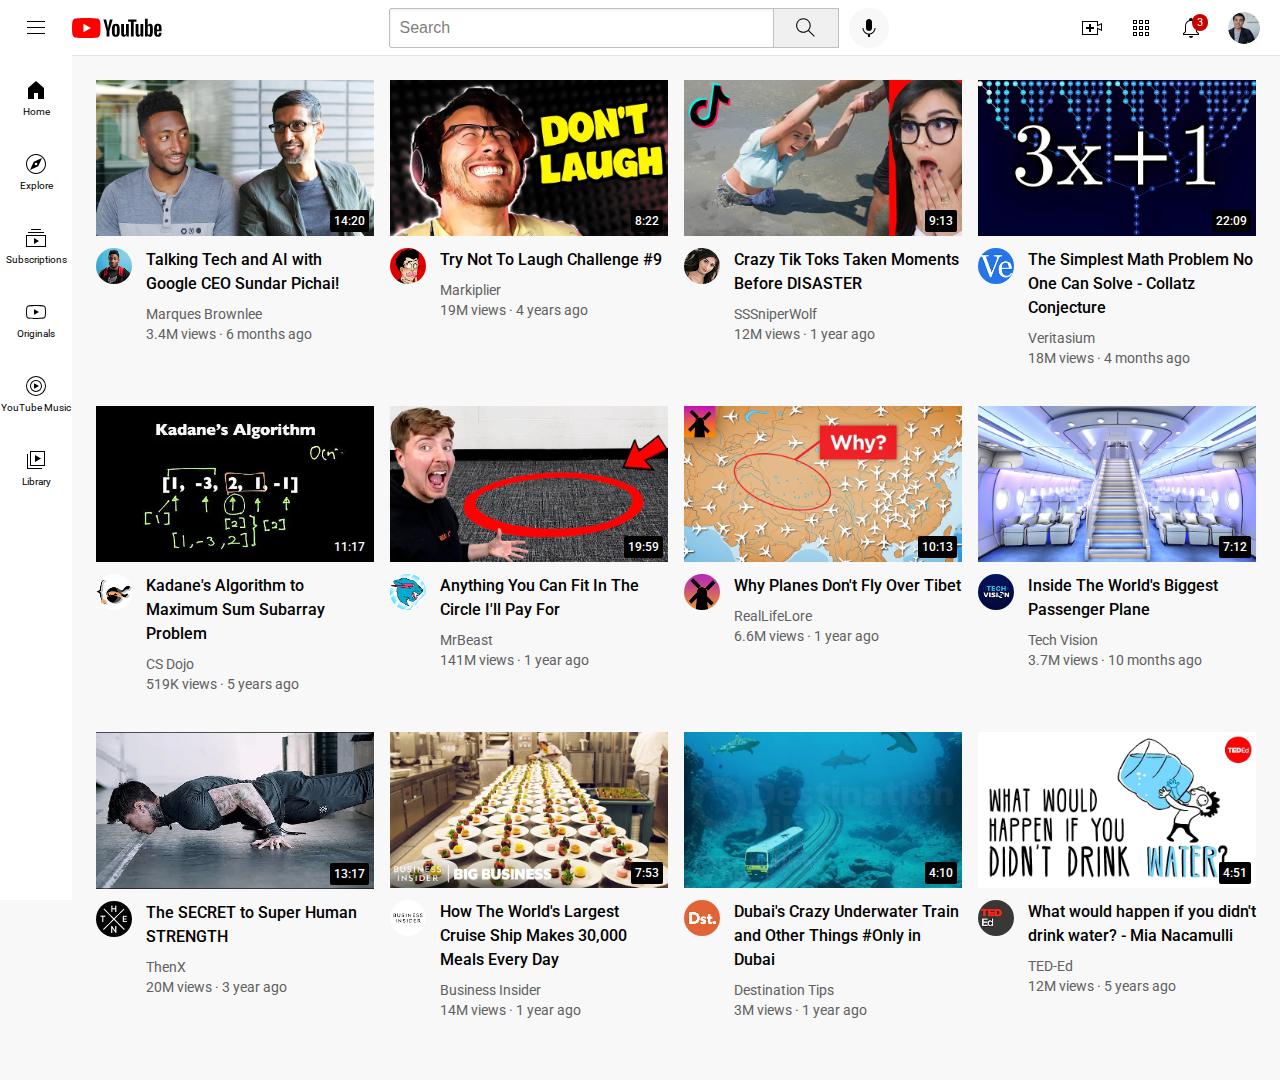
<file: index.html>
<!DOCTYPE html>
<html>
  <head>
    <title>Yotube.com Clone</title>

    <link rel="preconnect" href="https://fonts.googleapis.com">
    <link rel="preconnect" href="https://fonts.gstatic.com" crossorigin>
    <link href="https://fonts.googleapis.com/css2?family=Roboto:wght@400;500;700&display=swap" rel="stylesheet">

    <link rel="stylesheet" href="styles/general.css">
    <link rel="stylesheet" href="styles/header.css">
    <link rel="stylesheet" href="styles/video.css">
    <link rel="stylesheet" href="styles/sidebar.css">
  </head>
  <body>
    
    <header class="header">
      <div class="left-section">
        <img class="hamburger-menu" src="icons/hamburger-menu.svg">
        <img class="youtube-logo" src="icons/youtube-logo.svg">
      </div>
      <div class="middle-section">
        <input class="search-bar" type="text-box" placeholder="Search">
        <button class="search-button">
          <img class="search-icon" src="icons/search.svg">
          <div class="tooltip">Search</div>
        </button>
        <!--Put postion absolute inside position relative-->
        <button class="voice-search-button">
          <img class="voice-searcn-icon" src="icons/voice-search-icon.svg">
          <div class="tooltip">Search with your voice</div>
        </button>
      </div>
      <div class="right-section">
        <div class="upload-icon-container">
          <img class="upload-icon" src="icons/upload.svg">
          <div class="tooltip">Create</div>
        </div>
        <div class="youtube-app-icon-container">
          <div class="tooltip">YouTube apps</div>
          <img class="youtube-app-icon" src="icons/youtube-apps.svg">
        </div>
        
        <div class="notification-icon-container">
          <div class="tooltip">Notifications</div>
          <img class="notification-icon" src="icons/notifications.svg">
          <div class="notifications-count">3</div>
        </div>
        <img class="current-user-picture" src="channel-pics/my-channel.jpeg">
      </div>
    </header>
    
    <nav class="sidebar">
      <div class="sidebar-link">
        <img src="icons/home.svg">
        <div>Home</div>
      </div>
      <div class="sidebar-link">
        <img src="icons/explore.svg">
        <div>Explore</div>
      </div>
      <div class="sidebar-link">
        <img src="icons/subscriptions.svg">
        <div>Subscriptions</div>
      </div>
      <div class="sidebar-link">
        <img src="icons/originals.svg">
        <div>Originals</div>
      </div>
      <div class="sidebar-link">
        <img src="icons/youtube-music.svg">
        <div>YouTube Music</div>
      </div>
      <div class="sidebar-link">
        <img src="icons/library.svg">
        <div>Library</div>
      </div>
    </nav>

    <main>
      <section class="video-grid">
        <div class="video-preview">
  
          <div class="thumbnail-row">
            <a href="https://www.youtube.com/watch?v=n2RNcPRtAiY" target="_blank">
              <img class="thumbnail" src="thumbnails/thumbnail-1.webp">
            </a>
            <div class="video-time">14:20</div>
          </div>
          
          <div class="video-info-grid">
            <div class="channel-pic">
              <a href="https://www.youtube.com/c/mkbhd" target="_blank">
                <img class="profile-pic" src="channel-pics/channel-1.jpeg">
              </a>
            </div>
    
            <div class="video-info">
                <p class="video-title">
                  <a href="https://www.youtube.com/watch?v=n2RNcPRtAiY" target="_blank" class="video-title-link">
                    Talking Tech and AI with Google CEO Sundar Pichai!
                  </a>
                </p>
  
              <p class="video-author">
                Marques Brownlee
              </p>
          
              <p class="video-stats">
                3.4M views &#183; 6 months ago
              </p>
            </div>
  
          </div>
    
        </div>
    
    
        <div class="video-preview">
    
          <div class="thumbnail-row">
            <a href="https://www.youtube.com/watch?v=mP0RAo9SKZk" target="_blank">
              <img class="thumbnail" src="thumbnails/thumbnail-2.webp">
            </a>
            <div class="video-time">8:22</div>
          </div>
          
          <div class="video-info-grid">
            <div class="channel-pic">
              <a href="https://www.youtube.com/c/markiplier" target="_blank">
                <img class="profile-pic" src="channel-pics/channel-2.jpeg">
              </a>
            </div>
    
            <div class="video-info">
              <p class="video-title">
                <a href="https://www.youtube.com/watch?v=mP0RAo9SKZk" target="_blank" class="video-title-link">Try Not To Laugh Challenge #9</a>
              </p>
          
              <p class="video-author">
                Markiplier
              </p>
          
              <p class="video-stats">
                19M views &#183; 4 years ago
              </p>
            </div>
    
          </div>
    
        </div>
    
        <div class="video-preview">
    
          <div class="thumbnail-row">
            <a href="https://www.youtube.com/watch?v=FgjPQQeTh1w" target="_blank">
              <img class="thumbnail" src="thumbnails/thumbnail-3.webp">
            </a>
            <div class="video-time">9:13</div>
          </div>
          
          <div class="video-info-grid">
            <div class="channel-pic">
              <a href="https://www.youtube.com/user/SSSniperWolf" target="_blank">
                <img class="profile-pic" src="channel-pics/channel-3.jpeg">
              </a>
            </div>
    
            <div class="video-info">
              <p class="video-title">
                <a href="https://www.youtube.com/watch?v=FgjPQQeTh1w" target="_blank" class="video-title-link">
                  Crazy Tik Toks Taken Moments Before DISASTER
                </a>
              </p>
          
              <p class="video-author">
                SSSniperWolf
              </p>
          
              <p class="video-stats">
                12M views &#183; 1 year ago
              </p>
            </div>
    
          </div>
    
        </div>
    
    
        <div class="video-preview">
    
          <div class="thumbnail-row">
            <a href="https://www.youtube.com/watch?v=094y1Z2wpJg" target="_blank">
              <img class="thumbnail" src="thumbnails/thumbnail-4.webp">
            </a>
            <div class="video-time">22:09</div>
          </div>
          
          <div class="video-info-grid">
            <div class="channel-pic">
              <a href="https://www.youtube.com/c/veritasium" target="_blank">
                <img class="profile-pic" src="channel-pics/channel-4.jpeg">
              </a>
            </div>
    
            <div class="video-info">
              <p class="video-title">
                <a href="https://www.youtube.com/watch?v=094y1Z2wpJg" target="_blank" class="video-title-link">
                  The Simplest Math Problem No One Can Solve - Collatz Conjecture
                </a>
              </p>
          
              <p class="video-author">
                Veritasium
              </p>
          
              <p class="video-stats">
                18M views &#183; 4 months ago
              </p>
            </div>
    
          </div>
    
        </div>
    
        <div class="video-preview">
    
          <div class="thumbnail-row">
            <a href="https://www.youtube.com/watch?v=86CQq3pKSUw" target="_blank">
              <img class="thumbnail" src="thumbnails/thumbnail-5.webp">
            </a>
            <div class="video-time">11:17</div>
          </div>
          
          <div class="video-info-grid">
            <div class="channel-pic">
              <a href="https://www.youtube.com/c/CSDojo" target="_blank">
                <img class="profile-pic" src="channel-pics/channel-5.jpeg">
              </a>
            </div>
    
            <div class="video-info">
              <p class="video-title">
                <a href="https://www.youtube.com/watch?v=86CQq3pKSUw" target="_blank" class="video-title-link">
                  Kadane's Algorithm to Maximum Sum Subarray Problem
                </a>
              </p>
          
              <p class="video-author">
                CS Dojo
              </p>
          
              <p class="video-stats">
                519K views &#183; 5 years ago
              </p>
            </div>
    
          </div>
    
        </div>
    
    
        <div class="video-preview">
    
          <div class="thumbnail-row">
            <a href="https://www.youtube.com/watch?v=yXWw0_UfSFg" target="_blank">
              <img class="thumbnail" src="thumbnails/thumbnail-6.webp">
            </a>
            <div class="video-time">19:59</div>
          </div>
          
          <div class="video-info-grid">
            <div class="channel-pic">
              <a href="https://www.youtube.com/channel/UCX6OQ3DkcsbYNE6H8uQQuVA" target="_blank">
                <img class="profile-pic" src="channel-pics/channel-6.jpeg">
              </a>
            </div>
    
            <div class="video-info">
              <p class="video-title">
                <a href="https://www.youtube.com/watch?v=yXWw0_UfSFg" target="_blank" class="video-title-link">
                  Anything You Can Fit In The Circle I&#39;ll Pay For
                </a>
              </p>
          
              <p class="video-author">
                MrBeast
              </p>
          
              <p class="video-stats">
                141M views &#183; 1 year ago
              </p>
            </div>
    
          </div>
        </div>

        <div class="video-preview">
    
          <div class="thumbnail-row">
            <a href="https://www.youtube.com/watch?v=fNVa1qMbF9Y" target="_blank">
              <img class="thumbnail" src="thumbnails/thumbnail-7.webp">
            </a>
            <div class="video-time">10:13</div>
          </div>
          
          <div class="video-info-grid">
            <div class="channel-pic">
              <a href="https://www.youtube.com/channel/UCP5tjEmvPItGyLhmjdwP7Ww" target="_blank">
                <img class="profile-pic" src="channel-pics/channel-7.jpeg">
              </a>
            </div>
    
            <div class="video-info">
              <p class="video-title">
                <a href="https://www.youtube.com/watch?v=fNVa1qMbF9Y" target="_blank" class="video-title-link">
                  Why Planes Don't Fly Over Tibet
                </a>
              </p>
          
              <p class="video-author">
                RealLifeLore
              </p>
          
              <p class="video-stats">
                6.6M views &#183; 1 year ago
              </p>
            </div>
    
          </div>
    
        </div>

        <div class="video-preview">
    
          <div class="thumbnail-row">
            <a href="https://www.youtube.com/watch?v=lFm4EM1juls" target="_blank">
              <img class="thumbnail" src="thumbnails/thumbnail-8.webp">
            </a>
            <div class="video-time">7:12</div>
          </div>
          
          <div class="video-info-grid">
            <div class="channel-pic">
              <a href="https://www.youtube.com/channel/UCHAK6CyegY22Zj2GWrcaIxg" target="_blank">
                <img class="profile-pic" src="channel-pics/channel-8.jpeg">
              </a>
            </div>
    
            <div class="video-info">
              <p class="video-title">
                <a href="https://www.youtube.com/watch?v=lFm4EM1juls" target="_blank" class="video-title-link">
                  Inside The World's Biggest Passenger Plane
                </a>
              </p>
          
              <p class="video-author">
                Tech Vision
              </p>
          
              <p class="video-stats">
                3.7M views &#183; 10 months ago
              </p>
            </div>
    
          </div>
    
        </div>

        <div class="video-preview">
    
          <div class="thumbnail-row">
            <a href="https://www.youtube.com/watch?v=ixmxOlcrlUc" target="_blank">
              <img class="thumbnail" src="thumbnails/thumbnail-9.webp">
            </a>
            <div class="video-time">13:17</div>
          </div>
          
          <div class="video-info-grid">
            <div class="channel-pic">
              <a href="https://www.youtube.com/c/OFFICIALTHENXSTUDIOS" target="_blank">
                <img class="profile-pic" src="channel-pics/channel-9.jpeg">
              </a>
            </div>
    
            <div class="video-info">
              <p class="video-title">
                <a href="https://www.youtube.com/watch?v=ixmxOlcrlUc" target="_blank" class="video-title-link">
                  The SECRET to Super Human STRENGTH
                </a>
              </p>
          
              <p class="video-author">
                ThenX
              </p>
          
              <p class="video-stats">
                20M views &#183; 3 year ago
              </p>
            </div>
    
          </div>
    
        </div>

        <div class="video-preview">
    
          <div class="thumbnail-row">
            <a href="https://www.youtube.com/watch?v=R2vXbFp5C9o" target="_blank">
              <img class="thumbnail" src="thumbnails/thumbnail-10.webp">
            </a>
            <div class="video-time">7:53</div>
          </div>
          
          <div class="video-info-grid">
            <div class="channel-pic">
              <a href="https://www.youtube.com/user/businessinsider" target="_blank">
                <img class="profile-pic" src="channel-pics/channel-10.jpeg">
              </a>
            </div>
    
            <div class="video-info">
              <p class="video-title">
                <a href="https://www.youtube.com/watch?v=R2vXbFp5C9o" target="_blank" class="video-title-link">
                  How The World's Largest Cruise Ship Makes 30,000 Meals Every Day
                </a>
              </p>
          
              <p class="video-author">
                Business Insider
              </p>
          
              <p class="video-stats">
                14M views &#183; 1 year ago
              </p>
            </div>
    
          </div>
    
        </div>

        <div class="video-preview">
    
          <div class="thumbnail-row">
            <a href="https://www.youtube.com/watch?v=0nZuYyXET3s" target="_blank">
              <img class="thumbnail" src="thumbnails/thumbnail-11.webp">
            </a>
            <div class="video-time">4:10</div>
          </div>
          
          <div class="video-info-grid">
            <div class="channel-pic">
              <a href="https://www.youtube.com/c/Destinationtips" target="_blank">
                <img class="profile-pic" src="channel-pics/channel-11.jpeg">
              </a>
            </div>
    
            <div class="video-info">
              <p class="video-title">
                <a href="https://www.youtube.com/watch?v=0nZuYyXET3s" target="_blank" class="video-title-link">
                  Dubai's Crazy Underwater Train and Other Things #Only in Dubai
                </a>
              </p>
          
              <p class="video-author">
                Destination Tips
              </p>
          
              <p class="video-stats">
                3M views &#183; 1 year ago
              </p>
            </div>
    
          </div>
    
        </div>

        <div class="video-preview">
    
          <div class="thumbnail-row">
            <a href="https://www.youtube.com/watch?v=9iMGFqMmUFs" target="_blank">
              <img class="thumbnail" src="thumbnails/thumbnail-12.webp">
            </a>
            <div class="video-time">4:51</div>
          </div>
          
          <div class="video-info-grid">
            <div class="channel-pic">
              <a href="https://www.youtube.com/teded" target="_blank">
                <img class="profile-pic" src="channel-pics/channel-12.jpeg">
              </a>
            </div>
    
            <div class="video-info">
              <p class="video-title">
                <a href="https://www.youtube.com/watch?v=9iMGFqMmUFs" target="_blank" class="video-title-link">
                  What would happen if you didn&#39;t drink water? - Mia Nacamulli
                </a>
              </p>
          
              <p class="video-author">
                TED-Ed
              </p>
          
              <p class="video-stats">
                12M views &#183; 5 years ago
              </p>
            </div>
    
          </div>
    
        </div>
      </section>
    </main>
  </body>
</html>
</file>
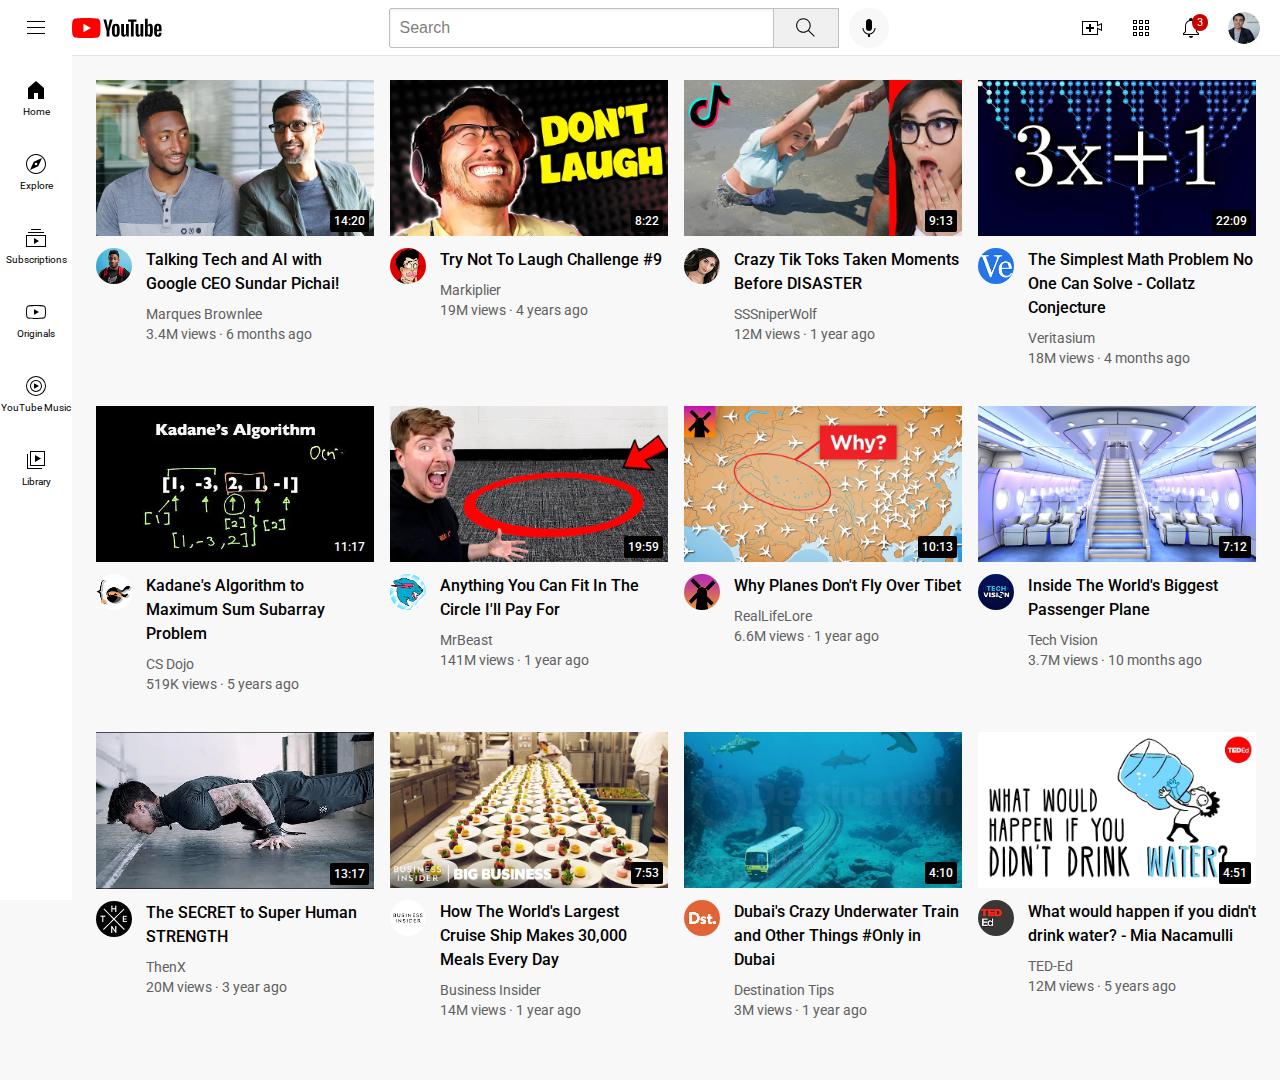
<file: youtube.html>
<!DOCTYPE html>
<html>
  <head>
    <title>Yotube.com Clone</title>

    <link rel="preconnect" href="https://fonts.googleapis.com">
    <link rel="preconnect" href="https://fonts.gstatic.com" crossorigin>
    <link href="https://fonts.googleapis.com/css2?family=Roboto:wght@400;500;700&display=swap" rel="stylesheet">

    <link rel="stylesheet" href="styles/general.css">
    <link rel="stylesheet" href="styles/header.css">
    <link rel="stylesheet" href="styles/video.css">
    <link rel="stylesheet" href="styles/sidebar.css">
  </head>
  <body>
    
    <header class="header">
      <div class="left-section">
        <img class="hamburger-menu" src="icons/hamburger-menu.svg">
        <img class="youtube-logo" src="icons/youtube-logo.svg">
      </div>
      <div class="middle-section">
        <input class="search-bar" type="text-box" placeholder="Search">
        <button class="search-button">
          <img class="search-icon" src="icons/search.svg">
          <div class="tooltip">Search</div>
        </button>
        <!--Put postion absolute inside position relative-->
        <button class="voice-search-button">
          <img class="voice-searcn-icon" src="icons/voice-search-icon.svg">
          <div class="tooltip">Search with your voice</div>
        </button>
      </div>
      <div class="right-section">
        <div class="upload-icon-container">
          <img class="upload-icon" src="icons/upload.svg">
          <div class="tooltip">Create</div>
        </div>
        <div class="youtube-app-icon-container">
          <div class="tooltip">YouTube apps</div>
          <img class="youtube-app-icon" src="icons/youtube-apps.svg">
        </div>
        
        <div class="notification-icon-container">
          <div class="tooltip">Notifications</div>
          <img class="notification-icon" src="icons/notifications.svg">
          <div class="notifications-count">3</div>
        </div>
        <img class="current-user-picture" src="channel-pics/my-channel.jpeg">
      </div>
    </header>
    
    <nav class="sidebar">
      <div class="sidebar-link">
        <img src="icons/home.svg">
        <div>Home</div>
      </div>
      <div class="sidebar-link">
        <img src="icons/explore.svg">
        <div>Explore</div>
      </div>
      <div class="sidebar-link">
        <img src="icons/subscriptions.svg">
        <div>Subscriptions</div>
      </div>
      <div class="sidebar-link">
        <img src="icons/originals.svg">
        <div>Originals</div>
      </div>
      <div class="sidebar-link">
        <img src="icons/youtube-music.svg">
        <div>YouTube Music</div>
      </div>
      <div class="sidebar-link">
        <img src="icons/library.svg">
        <div>Library</div>
      </div>
    </nav>

    <main>
      <section class="video-grid">
        <div class="video-preview">
  
          <div class="thumbnail-row">
            <a href="https://www.youtube.com/watch?v=n2RNcPRtAiY" target="_blank">
              <img class="thumbnail" src="thumbnails/thumbnail-1.webp">
            </a>
            <div class="video-time">14:20</div>
          </div>
          
          <div class="video-info-grid">
            <div class="channel-pic">
              <a href="https://www.youtube.com/c/mkbhd" target="_blank">
                <img class="profile-pic" src="channel-pics/channel-1.jpeg">
              </a>
            </div>
    
            <div class="video-info">
                <p class="video-title">
                  <a href="https://www.youtube.com/watch?v=n2RNcPRtAiY" target="_blank" class="video-title-link">
                    Talking Tech and AI with Google CEO Sundar Pichai!
                  </a>
                </p>
  
              <p class="video-author">
                Marques Brownlee
              </p>
          
              <p class="video-stats">
                3.4M views &#183; 6 months ago
              </p>
            </div>
  
          </div>
    
        </div>
    
    
        <div class="video-preview">
    
          <div class="thumbnail-row">
            <a href="https://www.youtube.com/watch?v=mP0RAo9SKZk" target="_blank">
              <img class="thumbnail" src="thumbnails/thumbnail-2.webp">
            </a>
            <div class="video-time">8:22</div>
          </div>
          
          <div class="video-info-grid">
            <div class="channel-pic">
              <a href="https://www.youtube.com/c/markiplier" target="_blank">
                <img class="profile-pic" src="channel-pics/channel-2.jpeg">
              </a>
            </div>
    
            <div class="video-info">
              <p class="video-title">
                <a href="https://www.youtube.com/watch?v=mP0RAo9SKZk" target="_blank" class="video-title-link">Try Not To Laugh Challenge #9</a>
              </p>
          
              <p class="video-author">
                Markiplier
              </p>
          
              <p class="video-stats">
                19M views &#183; 4 years ago
              </p>
            </div>
    
          </div>
    
        </div>
    
        <div class="video-preview">
    
          <div class="thumbnail-row">
            <a href="https://www.youtube.com/watch?v=FgjPQQeTh1w" target="_blank">
              <img class="thumbnail" src="thumbnails/thumbnail-3.webp">
            </a>
            <div class="video-time">9:13</div>
          </div>
          
          <div class="video-info-grid">
            <div class="channel-pic">
              <a href="https://www.youtube.com/user/SSSniperWolf" target="_blank">
                <img class="profile-pic" src="channel-pics/channel-3.jpeg">
              </a>
            </div>
    
            <div class="video-info">
              <p class="video-title">
                <a href="https://www.youtube.com/watch?v=FgjPQQeTh1w" target="_blank" class="video-title-link">
                  Crazy Tik Toks Taken Moments Before DISASTER
                </a>
              </p>
          
              <p class="video-author">
                SSSniperWolf
              </p>
          
              <p class="video-stats">
                12M views &#183; 1 year ago
              </p>
            </div>
    
          </div>
    
        </div>
    
    
        <div class="video-preview">
    
          <div class="thumbnail-row">
            <a href="https://www.youtube.com/watch?v=094y1Z2wpJg" target="_blank">
              <img class="thumbnail" src="thumbnails/thumbnail-4.webp">
            </a>
            <div class="video-time">22:09</div>
          </div>
          
          <div class="video-info-grid">
            <div class="channel-pic">
              <a href="https://www.youtube.com/c/veritasium" target="_blank">
                <img class="profile-pic" src="channel-pics/channel-4.jpeg">
              </a>
            </div>
    
            <div class="video-info">
              <p class="video-title">
                <a href="https://www.youtube.com/watch?v=094y1Z2wpJg" target="_blank" class="video-title-link">
                  The Simplest Math Problem No One Can Solve - Collatz Conjecture
                </a>
              </p>
          
              <p class="video-author">
                Veritasium
              </p>
          
              <p class="video-stats">
                18M views &#183; 4 months ago
              </p>
            </div>
    
          </div>
    
        </div>
    
        <div class="video-preview">
    
          <div class="thumbnail-row">
            <a href="https://www.youtube.com/watch?v=86CQq3pKSUw" target="_blank">
              <img class="thumbnail" src="thumbnails/thumbnail-5.webp">
            </a>
            <div class="video-time">11:17</div>
          </div>
          
          <div class="video-info-grid">
            <div class="channel-pic">
              <a href="https://www.youtube.com/c/CSDojo" target="_blank">
                <img class="profile-pic" src="channel-pics/channel-5.jpeg">
              </a>
            </div>
    
            <div class="video-info">
              <p class="video-title">
                <a href="https://www.youtube.com/watch?v=86CQq3pKSUw" target="_blank" class="video-title-link">
                  Kadane's Algorithm to Maximum Sum Subarray Problem
                </a>
              </p>
          
              <p class="video-author">
                CS Dojo
              </p>
          
              <p class="video-stats">
                519K views &#183; 5 years ago
              </p>
            </div>
    
          </div>
    
        </div>
    
    
        <div class="video-preview">
    
          <div class="thumbnail-row">
            <a href="https://www.youtube.com/watch?v=yXWw0_UfSFg" target="_blank">
              <img class="thumbnail" src="thumbnails/thumbnail-6.webp">
            </a>
            <div class="video-time">19:59</div>
          </div>
          
          <div class="video-info-grid">
            <div class="channel-pic">
              <a href="https://www.youtube.com/channel/UCX6OQ3DkcsbYNE6H8uQQuVA" target="_blank">
                <img class="profile-pic" src="channel-pics/channel-6.jpeg">
              </a>
            </div>
    
            <div class="video-info">
              <p class="video-title">
                <a href="https://www.youtube.com/watch?v=yXWw0_UfSFg" target="_blank" class="video-title-link">
                  Anything You Can Fit In The Circle I&#39;ll Pay For
                </a>
              </p>
          
              <p class="video-author">
                MrBeast
              </p>
          
              <p class="video-stats">
                141M views &#183; 1 year ago
              </p>
            </div>
    
          </div>
        </div>

        <div class="video-preview">
    
          <div class="thumbnail-row">
            <a href="https://www.youtube.com/watch?v=fNVa1qMbF9Y" target="_blank">
              <img class="thumbnail" src="thumbnails/thumbnail-7.webp">
            </a>
            <div class="video-time">10:13</div>
          </div>
          
          <div class="video-info-grid">
            <div class="channel-pic">
              <a href="https://www.youtube.com/channel/UCP5tjEmvPItGyLhmjdwP7Ww" target="_blank">
                <img class="profile-pic" src="channel-pics/channel-7.jpeg">
              </a>
            </div>
    
            <div class="video-info">
              <p class="video-title">
                <a href="https://www.youtube.com/watch?v=fNVa1qMbF9Y" target="_blank" class="video-title-link">
                  Why Planes Don't Fly Over Tibet
                </a>
              </p>
          
              <p class="video-author">
                RealLifeLore
              </p>
          
              <p class="video-stats">
                6.6M views &#183; 1 year ago
              </p>
            </div>
    
          </div>
    
        </div>

        <div class="video-preview">
    
          <div class="thumbnail-row">
            <a href="https://www.youtube.com/watch?v=lFm4EM1juls" target="_blank">
              <img class="thumbnail" src="thumbnails/thumbnail-8.webp">
            </a>
            <div class="video-time">7:12</div>
          </div>
          
          <div class="video-info-grid">
            <div class="channel-pic">
              <a href="https://www.youtube.com/channel/UCHAK6CyegY22Zj2GWrcaIxg" target="_blank">
                <img class="profile-pic" src="channel-pics/channel-8.jpeg">
              </a>
            </div>
    
            <div class="video-info">
              <p class="video-title">
                <a href="https://www.youtube.com/watch?v=lFm4EM1juls" target="_blank" class="video-title-link">
                  Inside The World's Biggest Passenger Plane
                </a>
              </p>
          
              <p class="video-author">
                Tech Vision
              </p>
          
              <p class="video-stats">
                3.7M views &#183; 10 months ago
              </p>
            </div>
    
          </div>
    
        </div>

        <div class="video-preview">
    
          <div class="thumbnail-row">
            <a href="https://www.youtube.com/watch?v=ixmxOlcrlUc" target="_blank">
              <img class="thumbnail" src="thumbnails/thumbnail-9.webp">
            </a>
            <div class="video-time">13:17</div>
          </div>
          
          <div class="video-info-grid">
            <div class="channel-pic">
              <a href="https://www.youtube.com/c/OFFICIALTHENXSTUDIOS" target="_blank">
                <img class="profile-pic" src="channel-pics/channel-9.jpeg">
              </a>
            </div>
    
            <div class="video-info">
              <p class="video-title">
                <a href="https://www.youtube.com/watch?v=ixmxOlcrlUc" target="_blank" class="video-title-link">
                  The SECRET to Super Human STRENGTH
                </a>
              </p>
          
              <p class="video-author">
                ThenX
              </p>
          
              <p class="video-stats">
                20M views &#183; 3 year ago
              </p>
            </div>
    
          </div>
    
        </div>

        <div class="video-preview">
    
          <div class="thumbnail-row">
            <a href="https://www.youtube.com/watch?v=R2vXbFp5C9o" target="_blank">
              <img class="thumbnail" src="thumbnails/thumbnail-10.webp">
            </a>
            <div class="video-time">7:53</div>
          </div>
          
          <div class="video-info-grid">
            <div class="channel-pic">
              <a href="https://www.youtube.com/user/businessinsider" target="_blank">
                <img class="profile-pic" src="channel-pics/channel-10.jpeg">
              </a>
            </div>
    
            <div class="video-info">
              <p class="video-title">
                <a href="https://www.youtube.com/watch?v=R2vXbFp5C9o" target="_blank" class="video-title-link">
                  How The World's Largest Cruise Ship Makes 30,000 Meals Every Day
                </a>
              </p>
          
              <p class="video-author">
                Business Insider
              </p>
          
              <p class="video-stats">
                14M views &#183; 1 year ago
              </p>
            </div>
    
          </div>
    
        </div>

        <div class="video-preview">
    
          <div class="thumbnail-row">
            <a href="https://www.youtube.com/watch?v=0nZuYyXET3s" target="_blank">
              <img class="thumbnail" src="thumbnails/thumbnail-11.webp">
            </a>
            <div class="video-time">4:10</div>
          </div>
          
          <div class="video-info-grid">
            <div class="channel-pic">
              <a href="https://www.youtube.com/c/Destinationtips" target="_blank">
                <img class="profile-pic" src="channel-pics/channel-11.jpeg">
              </a>
            </div>
    
            <div class="video-info">
              <p class="video-title">
                <a href="https://www.youtube.com/watch?v=0nZuYyXET3s" target="_blank" class="video-title-link">
                  Dubai's Crazy Underwater Train and Other Things #Only in Dubai
                </a>
              </p>
          
              <p class="video-author">
                Destination Tips
              </p>
          
              <p class="video-stats">
                3M views &#183; 1 year ago
              </p>
            </div>
    
          </div>
    
        </div>

        <div class="video-preview">
    
          <div class="thumbnail-row">
            <a href="https://www.youtube.com/watch?v=9iMGFqMmUFs" target="_blank">
              <img class="thumbnail" src="thumbnails/thumbnail-12.webp">
            </a>
            <div class="video-time">4:51</div>
          </div>
          
          <div class="video-info-grid">
            <div class="channel-pic">
              <a href="https://www.youtube.com/teded" target="_blank">
                <img class="profile-pic" src="channel-pics/channel-12.jpeg">
              </a>
            </div>
    
            <div class="video-info">
              <p class="video-title">
                <a href="https://www.youtube.com/watch?v=9iMGFqMmUFs" target="_blank" class="video-title-link">
                  What would happen if you didn&#39;t drink water? - Mia Nacamulli
                </a>
              </p>
          
              <p class="video-author">
                TED-Ed
              </p>
          
              <p class="video-stats">
                12M views &#183; 5 years ago
              </p>
            </div>
    
          </div>
    
        </div>
      </section>
    </main>
  </body>
</html>
</file>
<file: styles/general.css>
p {
  margin-top: 0;
  margin-bottom: 0;
}

body {
  /*This style below will be inherited*/
  font-family: Roboto, Arial;
  margin: 0;
  padding-top: 80px;
  padding-left: 96px;
  padding-right: 24px;
  background-color: rgb(248, 248, 248);
  height: 1000px;
}
</file>
<file: styles/header.css>
.header {
  height: 55px;
  display: flex;
  flex-direction: row;
  justify-content: space-between;

  position: fixed;
  left: 0;
  top: 0;
  right: 0;
  background-color: white;
  border-bottom-width: 1px;
  border-bottom-style: solid;
  border-bottom-color: rgb(228, 228, 228);
  z-index: 100;
}

.left-section {
  display: flex;
  align-items: center;
}

.hamburger-menu {
  height: 24px;
  margin-left: 24px;
  margin-right: 24px;
}

.youtube-logo {
  height: 20px;
  cursor: pointer;
}

.middle-section {
  flex: 1;
  margin-left: 70px;
  margin-right: 35px;
  max-width: 500px;
  display: flex;
  align-items: center;
}

.search-bar {
  flex: 1;
  height: 36px;
  padding-left: 10px;
  font-size: 16px;
  border: 1px solid rgb(192, 192, 192);
  border-radius: 2px;
  box-shadow: inset 1px 2px 3px rgba(0, 0, 0, 0.05);
  width: 0;
  position: relative;
}

.search-bar:focus{
  border:1px solid blue;
  outline: none;
  z-index: 2;
}

.search-bar::placeholder {
  font-size: 16px;
  color: rgb(128, 128, 128);
}

.search-button {
  height: 40px;
  width: 66px;
  background-color: rgb(240, 240, 240);
  border: 1px solid rgb(192, 192, 192);
  margin-left: -1px;
  margin-right: 10px;
  cursor: pointer;
  position: absolute;
}

.search-button,
.voice-search-button,
.upload-icon-container,
.youtube-app-icon-container,
.notification-icon-container {
  display: flex;
  justify-content: center;
  align-items: center;
  position: relative;
}

.search-button .tooltip,
.voice-search-button .tooltip,
.upload-icon-container .tooltip,
.youtube-app-icon-container .tooltip,
.notification-icon-container .tooltip {
  position: absolute;
  background-color: grey;
  color: white;
  padding-top: 4px;
  padding-bottom: 4px;
  padding-left: 8px;
  padding-right: 8px;
  border-radius: 2px;
  font-size: 12px;
  bottom: -30px;
  opacity: 0;
  transition: opacity 0.15s;
  pointer-events: none;
  white-space: nowrap;
}

.search-button:hover .tooltip,
.voice-search-button:hover .tooltip,
.upload-icon-container:hover .tooltip,
.youtube-app-icon-container:hover .tooltip,
.notification-icon-container:hover .tooltip {
  opacity: 1;
}

.search-icon {
  height: 25px;
}

.voice-search-button {
  height: 40px;
  width: 40px;
  border-radius: 20px;
  border: none;
  background-color: rgb(248, 248, 248);
  cursor: pointer;
}

.voice-searcn-icon {
  height: 24px;
}

.right-section {
  width: 180px;
  margin-right: 20px;
  display: flex;
  align-items: center;
  justify-content: space-between;
  flex-shrink: 0;
}

.upload-icon {
  height: 24px;
  cursor: pointer;
}

.youtube-app-icon {
  height: 24px;
  cursor: pointer;
}

.notification-icon {
  height: 24px;
  cursor: pointer;
}

.notification-icon-container {
  position: relative;
}

.notifications-count {
  position: absolute;
  top: -2px;
  right: -5px;
  background-color: rgb(200, 0, 0);
  color: white;
  font-size: 11px;
  padding-left: 5px;
  padding-right: 5px;
  padding-top: 2px;
  padding-bottom: 2px;
  border-radius: 10px;
  cursor: pointer;
}

.current-user-picture {
  height: 32px;
  border-radius: 16px;
  cursor: pointer;
}
</file>
<file: styles/video.css>
.thumbnail {
  width: 100%;
}

.video-info-grid {
  display: grid;
  grid-template-columns: 50px 1fr;
}

.profile-pic {
  width: 36px;
  border-radius: 50px;
}

.video-title {
  margin-top: 0;
  font-size: 14px;
  font-weight: 500;
  line-height: 20px;
  margin-bottom: 10px;
}

.thumbnail-row {
  margin-bottom: 8px;
  position: relative;
}

.video-author,
.video-stats {
  font-size: 12px;
  color: rgb(96, 96, 96);
}

.video-author {
  margin-bottom: 4px;
}

.video-grid {
  display: grid;
  grid-template-columns: 1fr 1fr 1fr;
  column-gap: 16px;
  row-gap: 40px;
}

@media (max-width: 750px) {
  .video-grid {
    grid-template-columns: 1fr 1fr;
  }
}

@media (min-width: 751px) and (max-width: 999px) {
  .video-grid {
    grid-template-columns: 1fr 1fr 1fr;
  }
}

@media (min-width: 1000px) {
  .video-grid {
    grid-template-columns: 1fr 1fr 1fr 1fr;
  }
}

@media (min-width: 1000px) {
  .video-title {
    font-size: 16px;
    line-height: 24px;
  }
  .video-author,
  .video-stats {
    font-size: 14px;
  }
}

.video-time {
  font-size: 12px;
  font-weight: 500;
  padding: 4px;
  border-radius: 2px;
  background-color: black;
  color: white;
  position: absolute;
  bottom: 8px;
  right: 5px;
}

.video-title-link {
  text-decoration: none;
  color: black;
}
</file>
<file: styles/sidebar.css>
.sidebar {
  position: fixed;
  left: 0;
  bottom: 0;
  top: 55px;
  background-color: white;
  width: 72px;
  z-index: 200;
  padding-top: 5px;
}

@media (min-width: 1000px) {
  .sidebar {
    font-size: 14px;
  }
}

.sidebar-link {
  height: 74px;
  display: flex;
  justify-content: center;
  align-items: center;
  flex-direction: column;
  cursor: pointer;
}

.sidebar-link:hover {
  background-color: rgb(235, 235, 235);
}

.sidebar-link img {
  height: 24px;
  margin-bottom: 4px;
}

.sidebar-link div {
  font-size: 10px;
}
</file>
